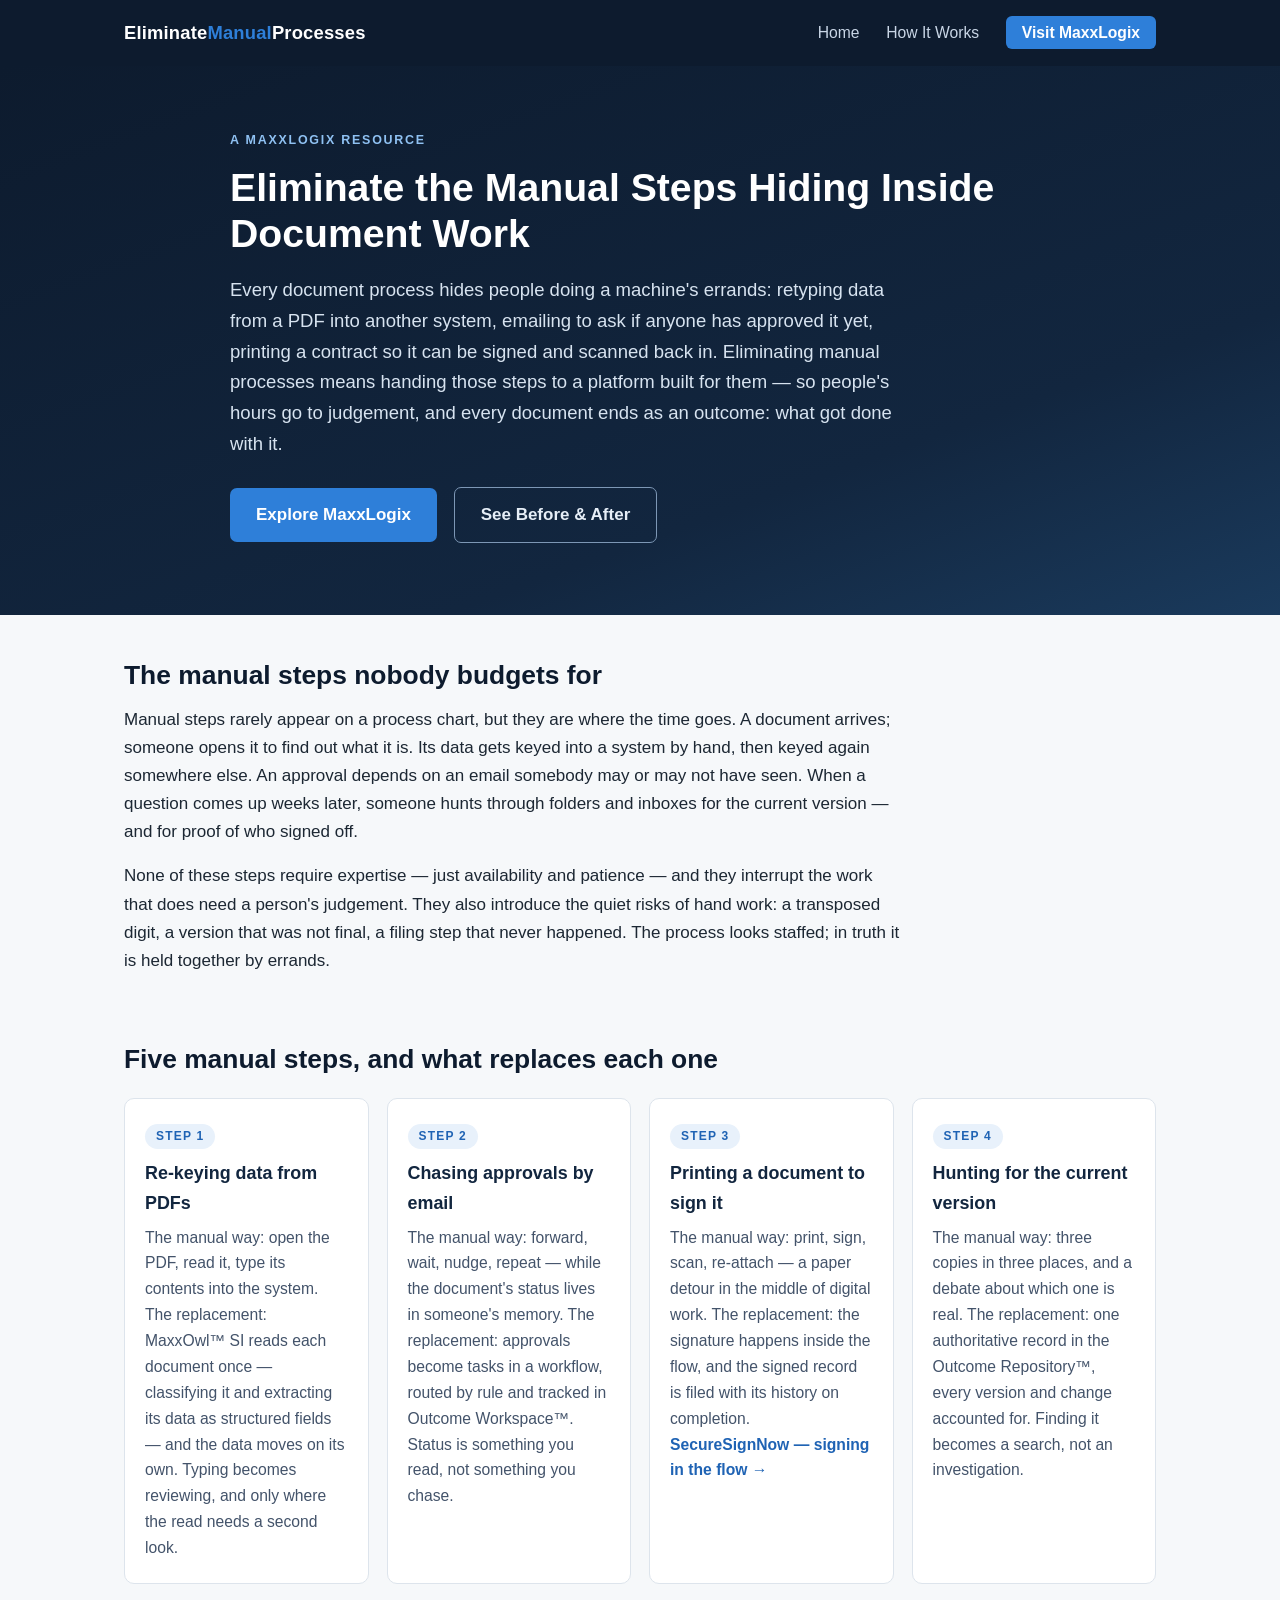
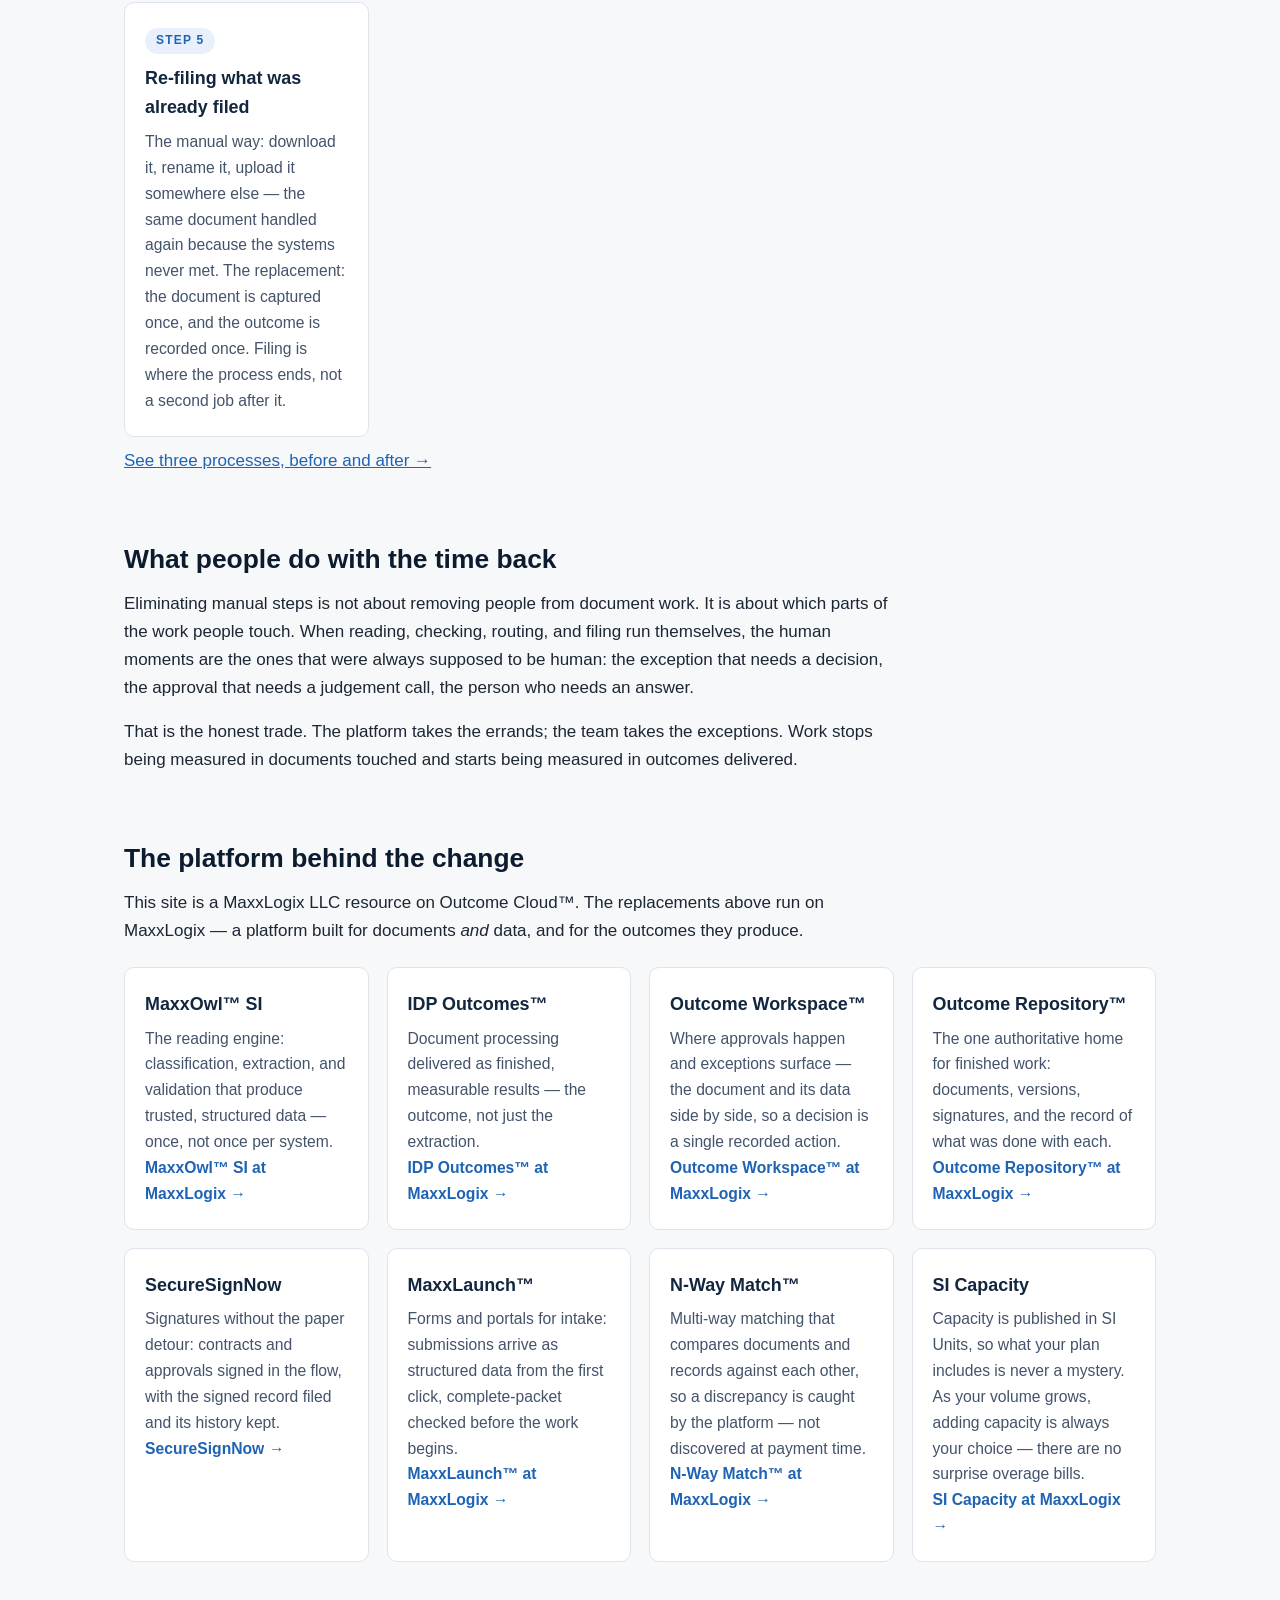
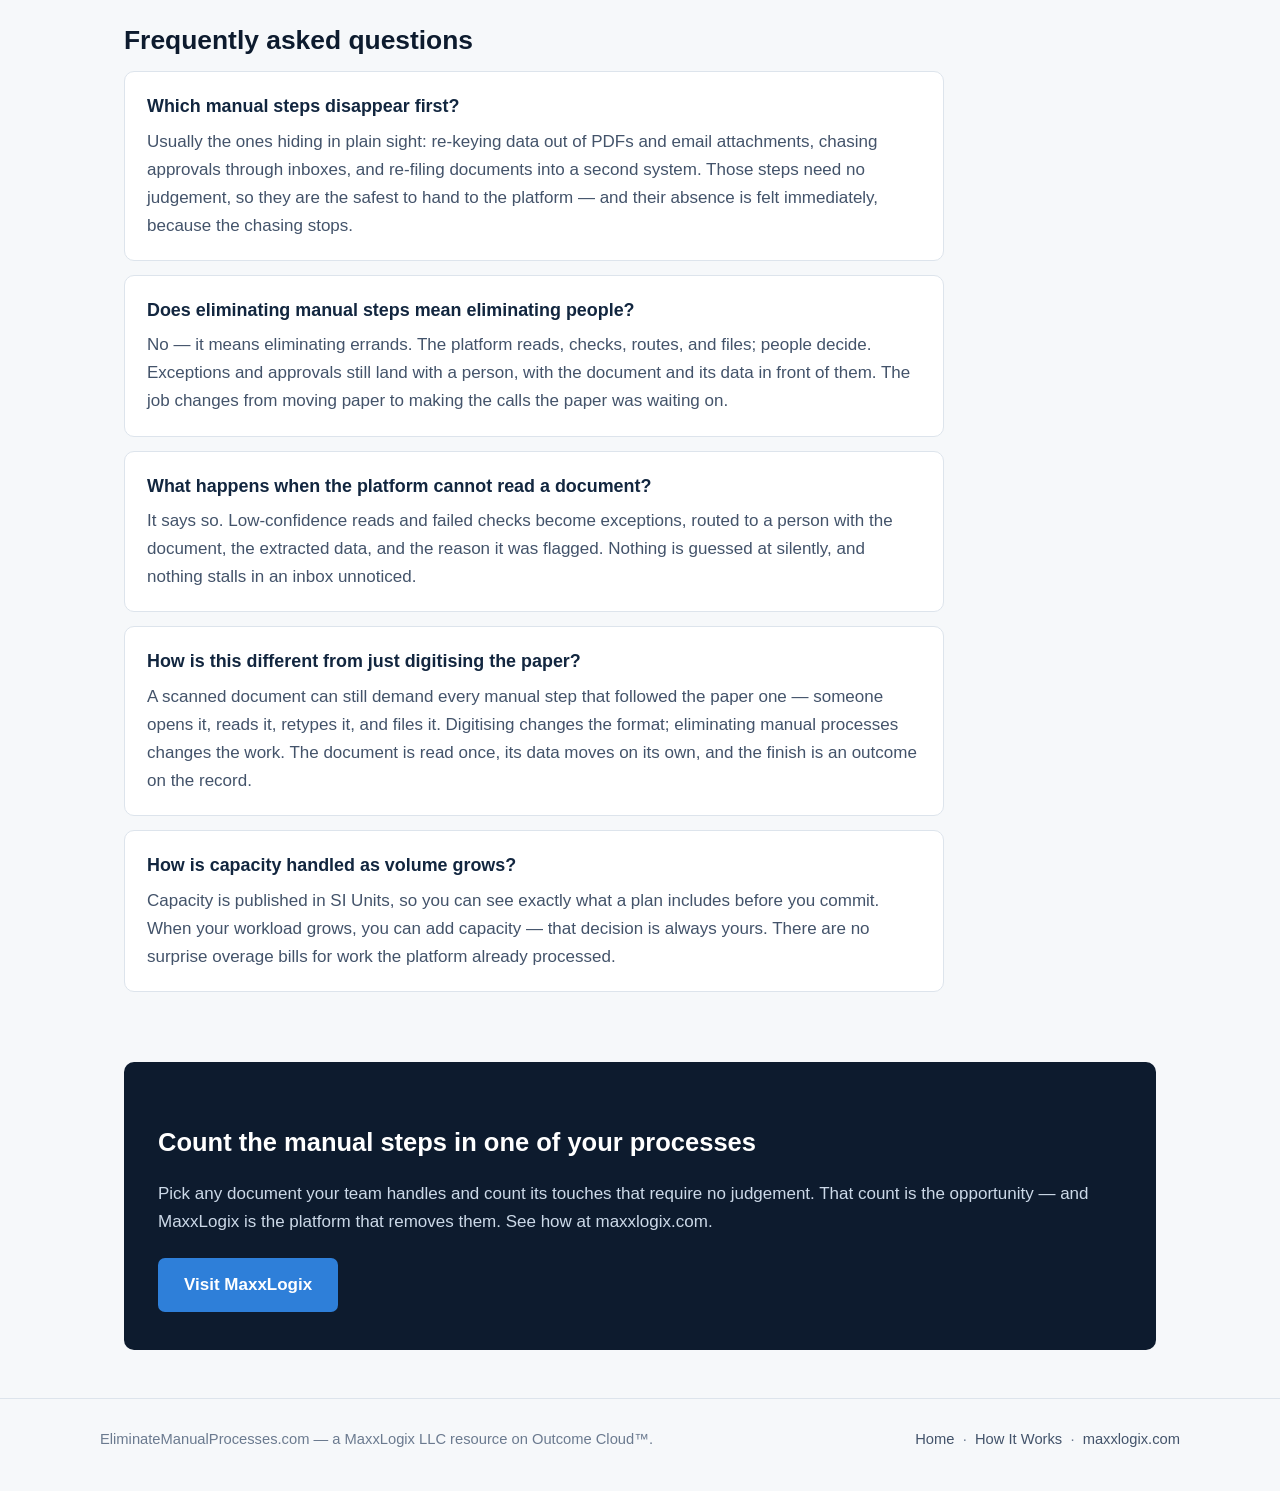
<file: index.html>
<!DOCTYPE html>
<html lang="en">
<head>
<meta charset="UTF-8">
<meta name="viewport" content="width=device-width, initial-scale=1.0">
<title>Eliminate Manual Processes: Put Document Work on Autopilot | Eliminate Manual Processes</title>
<meta name="description" content="The manual steps hiding inside document work — re-keying, chasing, re-filing — and what replaces each one on Outcome Cloud from MaxxLogix.">
<link rel="canonical" href="https://eliminatemanualprocesses.com/">
<meta property="og:type" content="website">
<meta property="og:site_name" content="Eliminate Manual Processes">
<meta property="og:title" content="Eliminate Manual Processes: Put Document Work on Autopilot">
<meta property="og:description" content="Documents arrive. People retype, chase, and re-file them by hand. Here is what replaces each manual step — reading, checking, routing, signing, and recording, done by the platform.">
<meta property="og:url" content="https://eliminatemanualprocesses.com/">
<meta name="twitter:card" content="summary">
<link rel="stylesheet" href="style.css">
</head>
<body>

<header class="site-header">
  <div class="header-inner">
    <a class="wordmark" href="index.html">Eliminate<span>Manual</span>Processes</a>
    <nav class="main-nav">
      <a href="index.html">Home</a>
      <a href="how-it-works.html">How It Works</a>
      <a class="nav-cta" href="https://maxxlogix.com">Visit MaxxLogix</a>
    </nav>
  </div>
</header>

<div class="hero">
  <div class="hero-inner">
    <p class="eyebrow">A MaxxLogix Resource</p>
    <h1>Eliminate the Manual Steps Hiding Inside Document Work</h1>
    <p class="lede">Every document process hides people doing a machine's errands: retyping data from a PDF into another system, emailing to ask if anyone has approved it yet, printing a contract so it can be signed and scanned back in. Eliminating manual processes means handing those steps to a platform built for them — so people's hours go to judgement, and every document ends as an outcome: what got done with it.</p>
    <a class="btn" href="https://maxxlogix.com">Explore MaxxLogix</a>
    <a class="btn ghost" href="how-it-works.html">See Before &amp; After</a>
  </div>
</div>

<main>

  <section>
    <h2>The manual steps nobody budgets for</h2>
    <p>Manual steps rarely appear on a process chart, but they are where the time goes. A document arrives; someone opens it to find out what it is. Its data gets keyed into a system by hand, then keyed again somewhere else. An approval depends on an email somebody may or may not have seen. When a question comes up weeks later, someone hunts through folders and inboxes for the current version — and for proof of who signed off.</p>
    <p>None of these steps require expertise — just availability and patience — and they interrupt the work that does need a person's judgement. They also introduce the quiet risks of hand work: a transposed digit, a version that was not final, a filing step that never happened. The process looks staffed; in truth it is held together by errands.</p>
  </section>

  <section>
    <h2>Five manual steps, and what replaces each one</h2>
    <div class="grid">
      <div class="card">
        <span class="step">Step 1</span>
        <h3>Re-keying data from PDFs</h3>
        <p>The manual way: open the PDF, read it, type its contents into the system. The replacement: MaxxOwl&trade; SI reads each document once — classifying it and extracting its data as structured fields — and the data moves on its own. Typing becomes reviewing, and only where the read needs a second look.</p>
      </div>
      <div class="card">
        <span class="step">Step 2</span>
        <h3>Chasing approvals by email</h3>
        <p>The manual way: forward, wait, nudge, repeat — while the document's status lives in someone's memory. The replacement: approvals become tasks in a workflow, routed by rule and tracked in Outcome Workspace&trade;. Status is something you read, not something you chase.</p>
      </div>
      <div class="card">
        <span class="step">Step 3</span>
        <h3>Printing a document to sign it</h3>
        <p>The manual way: print, sign, scan, re-attach — a paper detour in the middle of digital work. The replacement: the signature happens inside the flow, and the signed record is filed with its history on completion.</p>
        <p><a href="https://securesignnow.com/">SecureSignNow — signing in the flow &rarr;</a></p>
      </div>
      <div class="card">
        <span class="step">Step 4</span>
        <h3>Hunting for the current version</h3>
        <p>The manual way: three copies in three places, and a debate about which one is real. The replacement: one authoritative record in the Outcome Repository&trade;, every version and change accounted for. Finding it becomes a search, not an investigation.</p>
      </div>
      <div class="card">
        <span class="step">Step 5</span>
        <h3>Re-filing what was already filed</h3>
        <p>The manual way: download it, rename it, upload it somewhere else — the same document handled again because the systems never met. The replacement: the document is captured once, and the outcome is recorded once. Filing is where the process ends, not a second job after it.</p>
      </div>
    </div>
    <p><a href="how-it-works.html">See three processes, before and after &rarr;</a></p>
  </section>

  <section>
    <h2>What people do with the time back</h2>
    <p>Eliminating manual steps is not about removing people from document work. It is about which parts of the work people touch. When reading, checking, routing, and filing run themselves, the human moments are the ones that were always supposed to be human: the exception that needs a decision, the approval that needs a judgement call, the person who needs an answer.</p>
    <p>That is the honest trade. The platform takes the errands; the team takes the exceptions. Work stops being measured in documents touched and starts being measured in outcomes delivered.</p>
  </section>

  <section>
    <h2>The platform behind the change</h2>
    <p class="narrow">This site is a MaxxLogix LLC resource on Outcome Cloud&trade;. The replacements above run on MaxxLogix — a platform built for documents <em>and</em> data, and for the outcomes they produce.</p>
    <div class="grid">
      <div class="card">
        <h3>MaxxOwl&trade; SI</h3>
        <p>The reading engine: classification, extraction, and validation that produce trusted, structured data — once, not once per system.</p>
        <p><a href="https://maxxlogix.com/maxxowl-si/">MaxxOwl&trade; SI at MaxxLogix &rarr;</a></p>
      </div>
      <div class="card">
        <h3>IDP Outcomes&trade;</h3>
        <p>Document processing delivered as finished, measurable results — the outcome, not just the extraction.</p>
        <p><a href="https://maxxlogix.com/idp-outcomes/">IDP Outcomes&trade; at MaxxLogix &rarr;</a></p>
      </div>
      <div class="card">
        <h3>Outcome Workspace&trade;</h3>
        <p>Where approvals happen and exceptions surface — the document and its data side by side, so a decision is a single recorded action.</p>
        <p><a href="https://maxxlogix.com/outcome-workspace/">Outcome Workspace&trade; at MaxxLogix &rarr;</a></p>
      </div>
      <div class="card">
        <h3>Outcome Repository&trade;</h3>
        <p>The one authoritative home for finished work: documents, versions, signatures, and the record of what was done with each.</p>
        <p><a href="https://maxxlogix.com/outcome-repository/">Outcome Repository&trade; at MaxxLogix &rarr;</a></p>
      </div>
      <div class="card">
        <h3>SecureSignNow</h3>
        <p>Signatures without the paper detour: contracts and approvals signed in the flow, with the signed record filed and its history kept.</p>
        <p><a href="https://securesignnow.com/">SecureSignNow &rarr;</a></p>
      </div>
      <div class="card">
        <h3>MaxxLaunch&trade;</h3>
        <p>Forms and portals for intake: submissions arrive as structured data from the first click, complete-packet checked before the work begins.</p>
        <p><a href="https://maxxlogix.com/maxxlaunch/">MaxxLaunch&trade; at MaxxLogix &rarr;</a></p>
      </div>
      <div class="card">
        <h3>N-Way Match&trade;</h3>
        <p>Multi-way matching that compares documents and records against each other, so a discrepancy is caught by the platform — not discovered at payment time.</p>
        <p><a href="https://maxxlogix.com/outcome-match/">N-Way Match&trade; at MaxxLogix &rarr;</a></p>
      </div>
      <div class="card">
        <h3>SI Capacity</h3>
        <p>Capacity is published in SI Units, so what your plan includes is never a mystery. As your volume grows, adding capacity is always your choice — there are no surprise overage bills.</p>
        <p><a href="https://maxxlogix.com/si-capacity/">SI Capacity at MaxxLogix &rarr;</a></p>
      </div>
    </div>
  </section>

  <section>
    <h2>Frequently asked questions</h2>

    <div class="faq-item">
      <h3>Which manual steps disappear first?</h3>
      <p>Usually the ones hiding in plain sight: re-keying data out of PDFs and email attachments, chasing approvals through inboxes, and re-filing documents into a second system. Those steps need no judgement, so they are the safest to hand to the platform — and their absence is felt immediately, because the chasing stops.</p>
    </div>

    <div class="faq-item">
      <h3>Does eliminating manual steps mean eliminating people?</h3>
      <p>No — it means eliminating errands. The platform reads, checks, routes, and files; people decide. Exceptions and approvals still land with a person, with the document and its data in front of them. The job changes from moving paper to making the calls the paper was waiting on.</p>
    </div>

    <div class="faq-item">
      <h3>What happens when the platform cannot read a document?</h3>
      <p>It says so. Low-confidence reads and failed checks become exceptions, routed to a person with the document, the extracted data, and the reason it was flagged. Nothing is guessed at silently, and nothing stalls in an inbox unnoticed.</p>
    </div>

    <div class="faq-item">
      <h3>How is this different from just digitising the paper?</h3>
      <p>A scanned document can still demand every manual step that followed the paper one — someone opens it, reads it, retypes it, and files it. Digitising changes the format; eliminating manual processes changes the work. The document is read once, its data moves on its own, and the finish is an outcome on the record.</p>
    </div>

    <div class="faq-item">
      <h3>How is capacity handled as volume grows?</h3>
      <p>Capacity is published in SI Units, so you can see exactly what a plan includes before you commit. When your workload grows, you can add capacity — that decision is always yours. There are no surprise overage bills for work the platform already processed.</p>
    </div>
  </section>

  <div class="cta-band">
    <h2>Count the manual steps in one of your processes</h2>
    <p>Pick any document your team handles and count its touches that require no judgement. That count is the opportunity — and MaxxLogix is the platform that removes them. See how at maxxlogix.com.</p>
    <a class="btn" href="https://maxxlogix.com">Visit MaxxLogix</a>
  </div>

</main>

<footer class="site-footer">
  <div class="footer-inner">
    <span>EliminateManualProcesses.com — a MaxxLogix LLC resource on Outcome Cloud&trade;.</span>
    <span><a href="index.html">Home</a> &nbsp;·&nbsp; <a href="how-it-works.html">How It Works</a> &nbsp;·&nbsp; <a href="https://maxxlogix.com">maxxlogix.com</a></span>
  </div>
</footer>

</body>
</html>
</file>
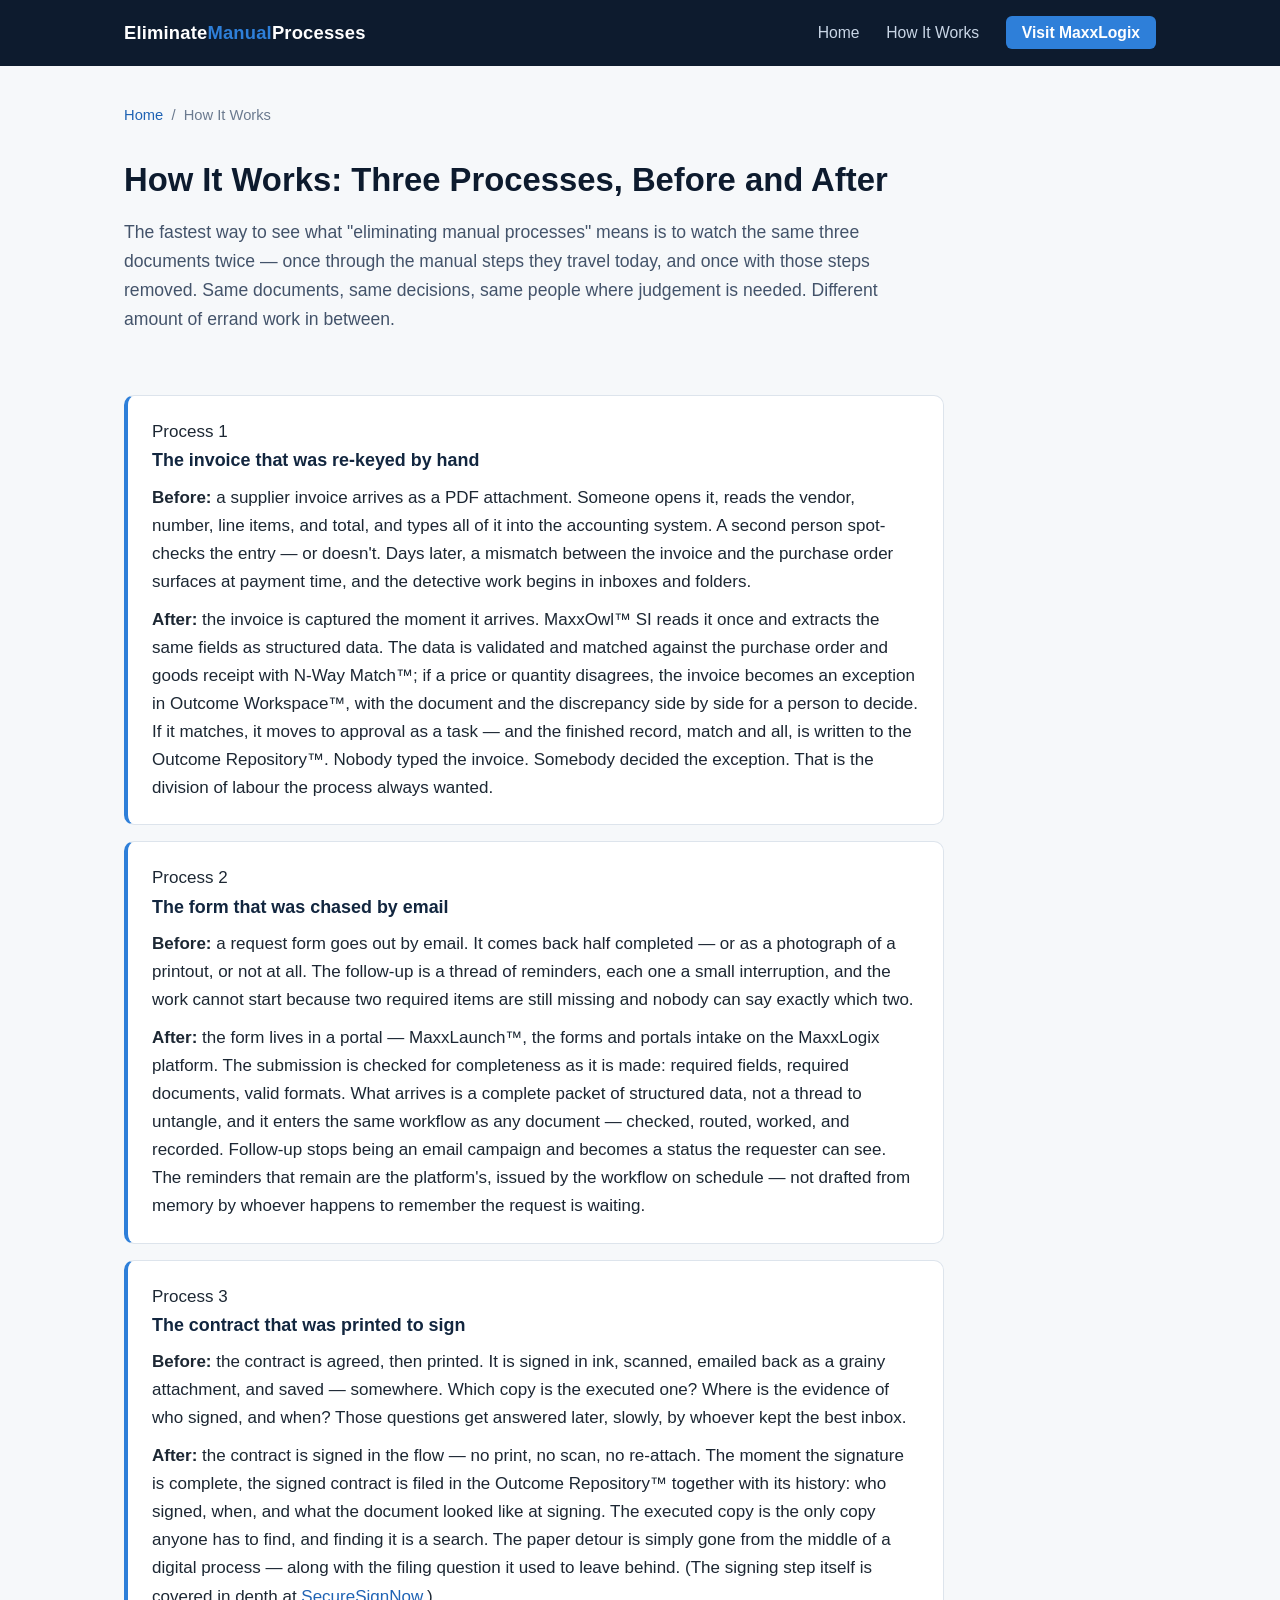
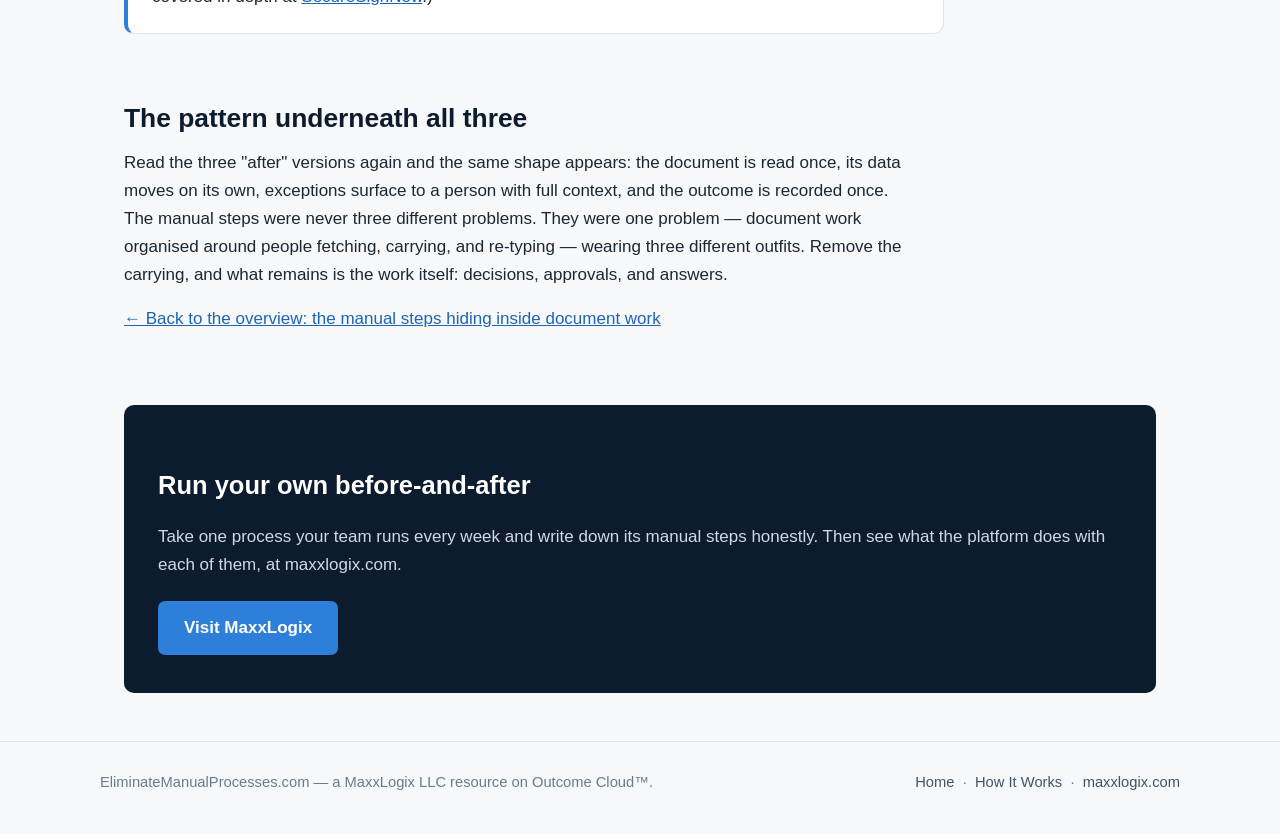
<file: how-it-works.html>
<!DOCTYPE html>
<html lang="en">
<head>
<meta charset="UTF-8">
<meta name="viewport" content="width=device-width, initial-scale=1.0">
<title>How It Works: Three Manual Processes, Before and After | Eliminate Manual Processes</title>
<meta name="description" content="Three everyday document processes, before and after: an invoice re-keyed by hand, a form chased by email, and a contract printed to sign — and what each looks like on Outcome Cloud.">
<link rel="canonical" href="https://eliminatemanualprocesses.com/how-it-works.html">
<meta property="og:type" content="article">
<meta property="og:site_name" content="Eliminate Manual Processes">
<meta property="og:title" content="How It Works: Three Manual Processes, Before and After">
<meta property="og:description" content="Follow three documents through their manual versions — re-keying, chasing, printing to sign — then through the same work with the manual steps removed.">
<meta property="og:url" content="https://eliminatemanualprocesses.com/how-it-works.html">
<meta name="twitter:card" content="summary">
<link rel="stylesheet" href="style.css">
</head>
<body>

<header class="site-header">
  <div class="header-inner">
    <a class="wordmark" href="index.html">Eliminate<span>Manual</span>Processes</a>
    <nav class="main-nav">
      <a href="index.html">Home</a>
      <a href="how-it-works.html">How It Works</a>
      <a class="nav-cta" href="https://maxxlogix.com">Visit MaxxLogix</a>
    </nav>
  </div>
</header>

<main>

  <p class="crumb"><a href="index.html">Home</a> &nbsp;/&nbsp; How It Works</p>

  <div class="page-head">
    <h1>How It Works: Three Processes, Before and After</h1>
    <p class="lede">The fastest way to see what "eliminating manual processes" means is to watch the same three documents twice — once through the manual steps they travel today, and once with those steps removed. Same documents, same decisions, same people where judgement is needed. Different amount of errand work in between.</p>
  </div>

  <section>
    <div class="stage-list">

      <div class="stage-block">
        <span class="step">Process 1</span>
        <h3>The invoice that was re-keyed by hand</h3>
        <p><strong>Before:</strong> a supplier invoice arrives as a PDF attachment. Someone opens it, reads the vendor, number, line items, and total, and types all of it into the accounting system. A second person spot-checks the entry — or doesn't. Days later, a mismatch between the invoice and the purchase order surfaces at payment time, and the detective work begins in inboxes and folders.</p>
        <p><strong>After:</strong> the invoice is captured the moment it arrives. MaxxOwl&trade; SI reads it once and extracts the same fields as structured data. The data is validated and matched against the purchase order and goods receipt with N-Way Match&trade;; if a price or quantity disagrees, the invoice becomes an exception in Outcome Workspace&trade;, with the document and the discrepancy side by side for a person to decide. If it matches, it moves to approval as a task — and the finished record, match and all, is written to the Outcome Repository&trade;. Nobody typed the invoice. Somebody decided the exception. That is the division of labour the process always wanted.</p>
      </div>

      <div class="stage-block">
        <span class="step">Process 2</span>
        <h3>The form that was chased by email</h3>
        <p><strong>Before:</strong> a request form goes out by email. It comes back half completed — or as a photograph of a printout, or not at all. The follow-up is a thread of reminders, each one a small interruption, and the work cannot start because two required items are still missing and nobody can say exactly which two.</p>
        <p><strong>After:</strong> the form lives in a portal — MaxxLaunch&trade;, the forms and portals intake on the MaxxLogix platform. The submission is checked for completeness as it is made: required fields, required documents, valid formats. What arrives is a complete packet of structured data, not a thread to untangle, and it enters the same workflow as any document — checked, routed, worked, and recorded. Follow-up stops being an email campaign and becomes a status the requester can see. The reminders that remain are the platform's, issued by the workflow on schedule — not drafted from memory by whoever happens to remember the request is waiting.</p>
      </div>

      <div class="stage-block">
        <span class="step">Process 3</span>
        <h3>The contract that was printed to sign</h3>
        <p><strong>Before:</strong> the contract is agreed, then printed. It is signed in ink, scanned, emailed back as a grainy attachment, and saved — somewhere. Which copy is the executed one? Where is the evidence of who signed, and when? Those questions get answered later, slowly, by whoever kept the best inbox.</p>
        <p><strong>After:</strong> the contract is signed in the flow — no print, no scan, no re-attach. The moment the signature is complete, the signed contract is filed in the Outcome Repository&trade; together with its history: who signed, when, and what the document looked like at signing. The executed copy is the only copy anyone has to find, and finding it is a search. The paper detour is simply gone from the middle of a digital process — along with the filing question it used to leave behind. (The signing step itself is covered in depth at <a href="https://securesignnow.com/">SecureSignNow</a>.)</p>
      </div>

    </div>
  </section>

  <section>
    <h2>The pattern underneath all three</h2>
    <p class="narrow">Read the three "after" versions again and the same shape appears: the document is read once, its data moves on its own, exceptions surface to a person with full context, and the outcome is recorded once. The manual steps were never three different problems. They were one problem — document work organised around people fetching, carrying, and re-typing — wearing three different outfits. Remove the carrying, and what remains is the work itself: decisions, approvals, and answers.</p>
    <p class="narrow"><a href="index.html">&larr; Back to the overview: the manual steps hiding inside document work</a></p>
  </section>

  <div class="cta-band">
    <h2>Run your own before-and-after</h2>
    <p>Take one process your team runs every week and write down its manual steps honestly. Then see what the platform does with each of them, at maxxlogix.com.</p>
    <a class="btn" href="https://maxxlogix.com">Visit MaxxLogix</a>
  </div>

</main>

<footer class="site-footer">
  <div class="footer-inner">
    <span>EliminateManualProcesses.com — a MaxxLogix LLC resource on Outcome Cloud&trade;.</span>
    <span><a href="index.html">Home</a> &nbsp;·&nbsp; <a href="how-it-works.html">How It Works</a> &nbsp;·&nbsp; <a href="https://maxxlogix.com">maxxlogix.com</a></span>
  </div>
</footer>

</body>
</html>
</file>
<file: style.css>
/* Eliminate Manual Processes — microsite styles
   Palette: deep navy / slate with a single steel-blue accent.
   No external assets. System font stack only. */

:root {
  --navy: #0d1b2e;
  --navy-2: #12263f;
  --slate: #43536a;
  --slate-light: #6b7a8f;
  --ink: #1c2733;
  --bg: #f6f8fa;
  --card: #ffffff;
  --line: #dde4ec;
  --accent: #2e7fd9;
  --accent-dark: #1f63b4;
  --radius: 10px;
}

* { box-sizing: border-box; }

html { scroll-behavior: smooth; }

body {
  margin: 0;
  font-family: -apple-system, BlinkMacSystemFont, "Segoe UI", Roboto,
    "Helvetica Neue", Arial, sans-serif;
  color: var(--ink);
  background: var(--bg);
  line-height: 1.65;
  font-size: 17px;
}

a { color: var(--accent-dark); }
a:hover { color: var(--accent); }

/* ---------- Header ---------- */
.site-header {
  background: var(--navy);
  color: #fff;
}
.header-inner {
  max-width: 1080px;
  margin: 0 auto;
  padding: 18px 24px;
  display: flex;
  flex-wrap: wrap;
  align-items: center;
  justify-content: space-between;
  gap: 12px;
}
.wordmark {
  color: #fff;
  text-decoration: none;
  font-weight: 700;
  font-size: 1.15rem;
  letter-spacing: 0.01em;
}
.wordmark span { color: var(--accent); }
.main-nav a {
  color: #c9d6e6;
  text-decoration: none;
  margin-left: 22px;
  font-size: 0.98rem;
}
.main-nav a:hover { color: #fff; }
.main-nav a.nav-cta {
  background: var(--accent);
  color: #fff;
  padding: 8px 16px;
  border-radius: 6px;
  font-weight: 600;
}
.main-nav a.nav-cta:hover { background: var(--accent-dark); }

/* ---------- Hero ---------- */
.hero {
  background: linear-gradient(160deg, var(--navy) 0%, var(--navy-2) 70%, #1a3a5c 100%);
  color: #fff;
  padding: 64px 24px 72px;
}
.hero-inner { max-width: 820px; margin: 0 auto; }
.hero .eyebrow {
  text-transform: uppercase;
  letter-spacing: 0.14em;
  font-size: 0.78rem;
  font-weight: 700;
  color: #8fc1f2;
  margin: 0 0 14px;
}
.hero h1 {
  font-size: 2.45rem;
  line-height: 1.18;
  margin: 0 0 18px;
  font-weight: 750;
}
.hero p.lede {
  font-size: 1.16rem;
  color: #d7e3f0;
  margin: 0 0 28px;
  max-width: 680px;
}
.btn {
  display: inline-block;
  background: var(--accent);
  color: #fff;
  text-decoration: none;
  font-weight: 600;
  padding: 13px 26px;
  border-radius: 7px;
  margin-right: 12px;
}
.btn:hover { background: var(--accent-dark); color: #fff; }
.btn.ghost {
  background: transparent;
  border: 1px solid #7d97b5;
  color: #e6eef7;
}
.btn.ghost:hover { border-color: #fff; color: #fff; }

/* ---------- Layout ---------- */
main { max-width: 1080px; margin: 0 auto; padding: 0 24px; }
section { padding: 44px 0 8px; }
section h2 {
  font-size: 1.65rem;
  line-height: 1.25;
  color: var(--navy);
  margin: 0 0 14px;
}
section h3 { color: var(--navy-2); margin: 0 0 8px; font-size: 1.12rem; }
section p { max-width: 780px; margin: 0 0 16px; }
.narrow { max-width: 780px; }

/* ---------- Stage / card grids ---------- */
.grid {
  display: grid;
  grid-template-columns: repeat(auto-fit, minmax(230px, 1fr));
  gap: 18px;
  margin: 22px 0 10px;
}
.card {
  background: var(--card);
  border: 1px solid var(--line);
  border-radius: var(--radius);
  padding: 22px 20px;
}
.card .step {
  display: inline-block;
  font-size: 0.75rem;
  font-weight: 700;
  letter-spacing: 0.1em;
  text-transform: uppercase;
  color: var(--accent-dark);
  background: #e8f1fb;
  border-radius: 20px;
  padding: 3px 11px;
  margin-bottom: 10px;
}
.card p { margin: 0; font-size: 0.98rem; color: var(--slate); }
.card h3 { margin-bottom: 6px; }
.card a { font-weight: 600; text-decoration: none; }
.card a:hover { text-decoration: underline; }

/* ---------- Deep-dive stage list (how it works) ---------- */
.stage-list { max-width: 820px; }
.stage-block {
  background: var(--card);
  border: 1px solid var(--line);
  border-left: 4px solid var(--accent);
  border-radius: var(--radius);
  padding: 22px 24px;
  margin-bottom: 16px;
}
.stage-block p { margin: 0 0 10px; }
.stage-block p:last-child { margin-bottom: 0; }

/* ---------- FAQ ---------- */
.faq-item {
  background: var(--card);
  border: 1px solid var(--line);
  border-radius: var(--radius);
  padding: 20px 22px;
  margin-bottom: 14px;
  max-width: 820px;
}
.faq-item h3 { margin-bottom: 6px; }
.faq-item p { margin: 0; color: var(--slate); }

/* ---------- CTA band ---------- */
.cta-band {
  background: var(--navy);
  color: #fff;
  border-radius: var(--radius);
  padding: 38px 34px;
  margin: 48px 0;
  text-align: left;
}
.cta-band h2 { color: #fff; margin-bottom: 10px; }
.cta-band p { color: #ccd9e8; margin-bottom: 22px; }

/* ---------- Footer ---------- */
.site-footer {
  border-top: 1px solid var(--line);
  margin-top: 24px;
  padding: 28px 24px 40px;
  color: var(--slate-light);
  font-size: 0.92rem;
}
.footer-inner {
  max-width: 1080px;
  margin: 0 auto;
  display: flex;
  flex-wrap: wrap;
  gap: 10px 28px;
  justify-content: space-between;
}
.site-footer a { color: var(--slate); text-decoration: none; }
.site-footer a:hover { text-decoration: underline; }

/* ---------- Breadcrumb (subpage) ---------- */
.crumb { padding: 22px 0 0; font-size: 0.92rem; color: var(--slate-light); }
.crumb a { text-decoration: none; }
.crumb a:hover { text-decoration: underline; }
.page-head { padding-top: 18px; }
.page-head h1 { font-size: 2.05rem; color: var(--navy); line-height: 1.22; margin: 0 0 12px; }
.page-head p.lede { font-size: 1.1rem; color: var(--slate); max-width: 760px; }

/* ---------- Responsive ---------- */
@media (max-width: 640px) {
  body { font-size: 16px; }
  .hero { padding: 44px 20px 52px; }
  .hero h1 { font-size: 1.85rem; }
  .page-head h1 { font-size: 1.6rem; }
  section h2 { font-size: 1.4rem; }
  .main-nav a { margin-left: 14px; }
  .btn { display: block; text-align: center; margin: 0 0 10px; }
  .cta-band { padding: 28px 22px; }
}
</file>
